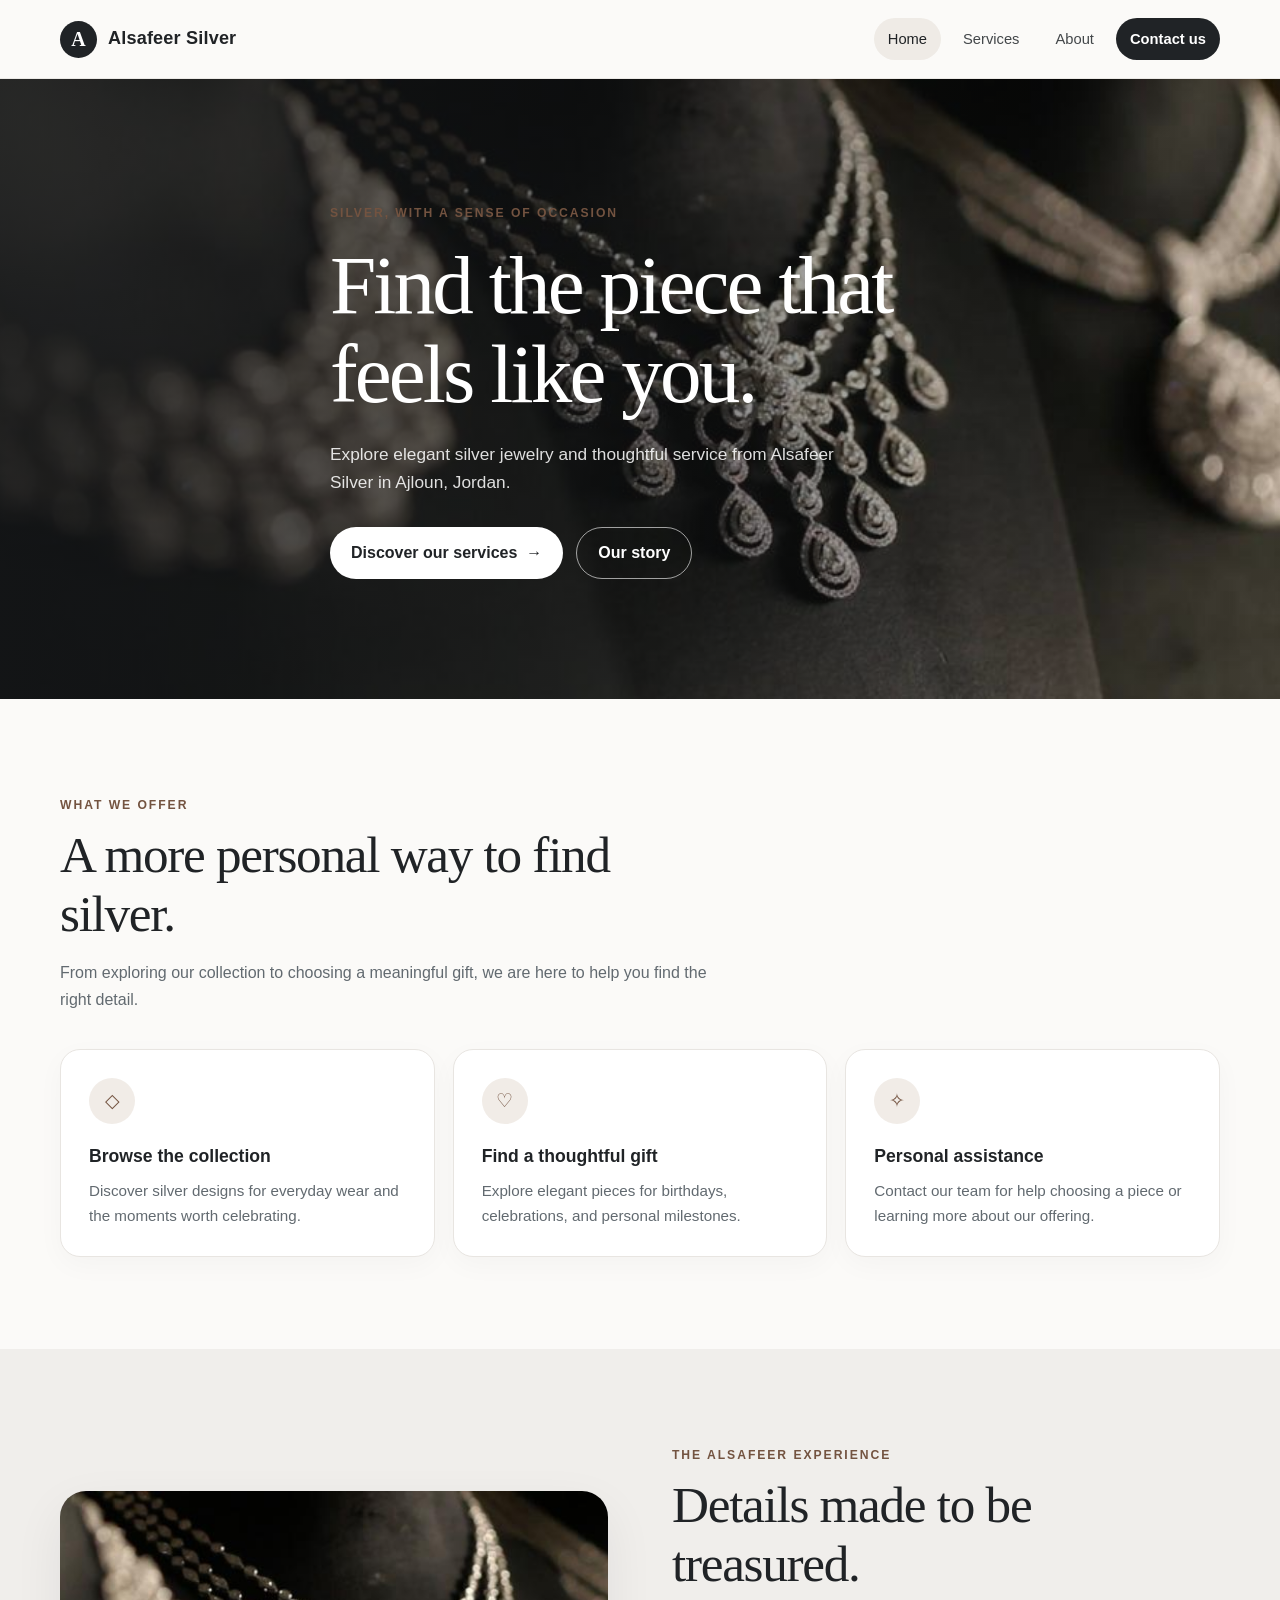
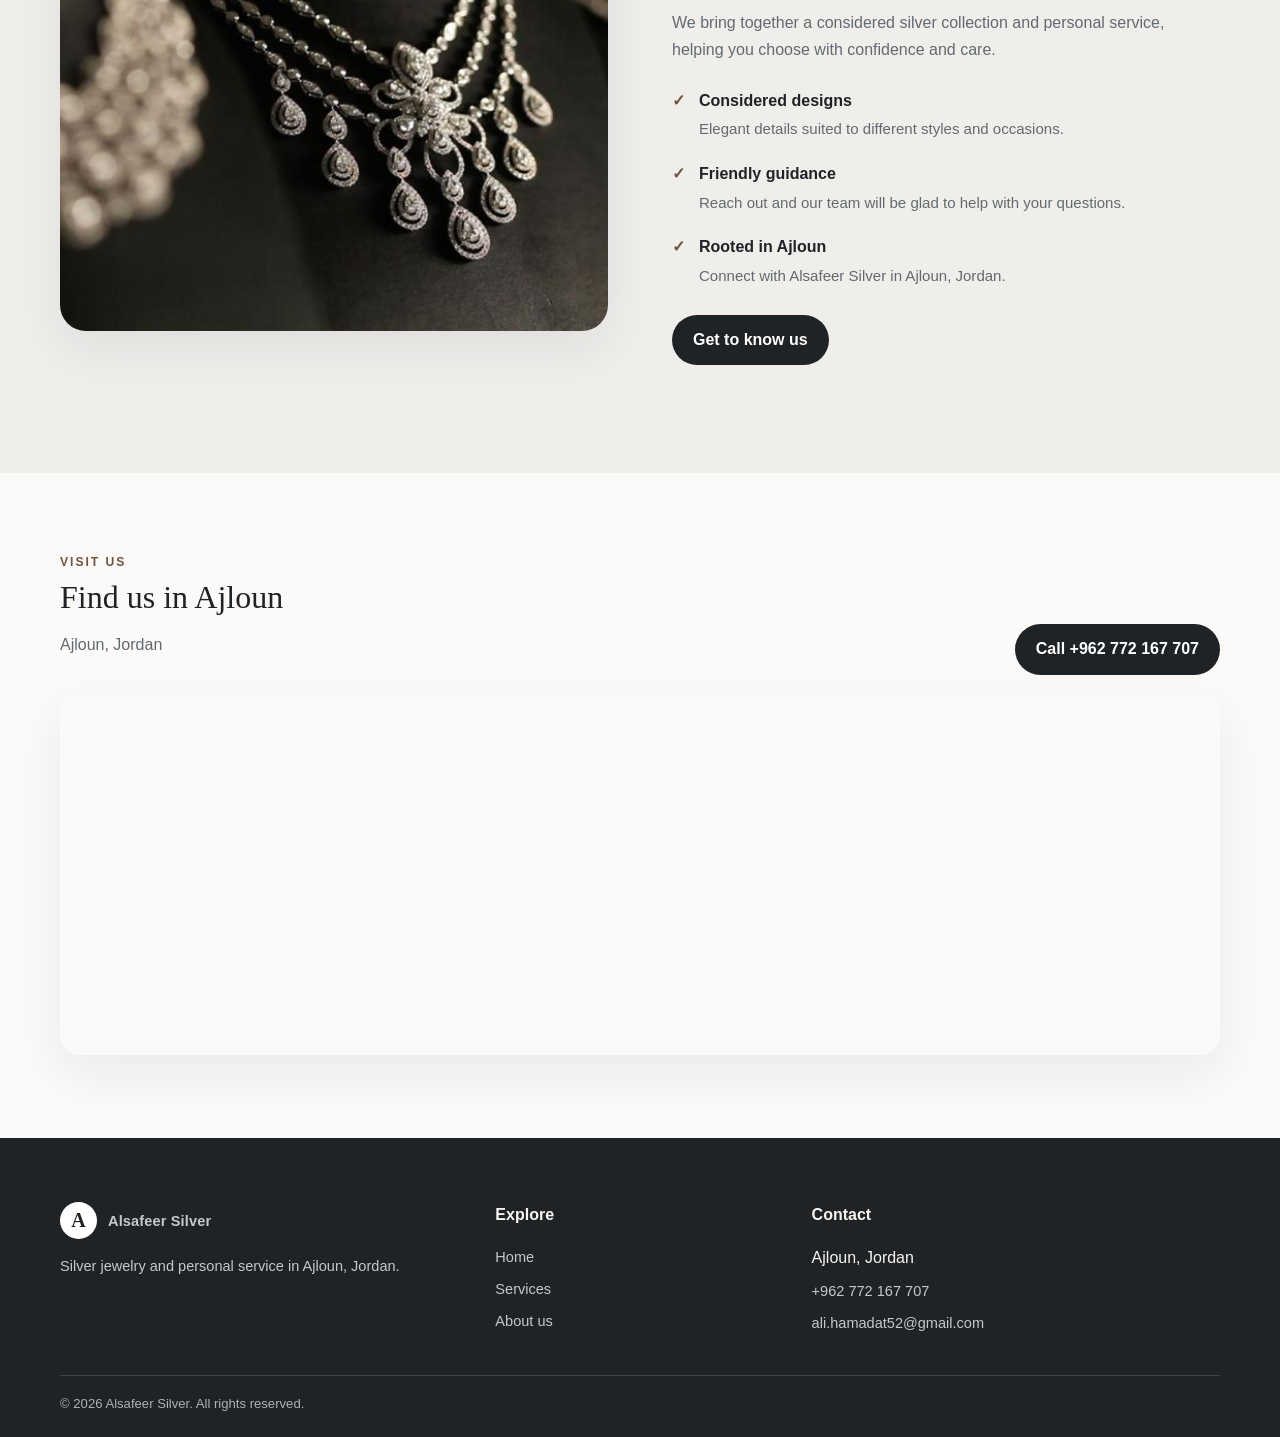
<file: index.html>
﻿<!doctype html>
<html lang="en">
<head>
  <meta charset="utf-8"><meta name="viewport" content="width=device-width,initial-scale=1">
  <title>Alsafeer Silver | Timeless Silver Jewelry</title>
  <meta name="description" content="Discover Alsafeer Silver, a silver jewelry destination in Ajloun, Jordan. Explore elegant designs and contact us about our collection.">
  <meta name="theme-color" content="#fbfaf8">
  <meta property="og:type" content="website"><meta property="og:title" content="Alsafeer Silver | Timeless Silver Jewelry"><meta property="og:description" content="Elegant silver jewelry from Ajloun, Jordan.">
  <link rel="icon" href="img/img-silver.png" type="image/png"><link rel="preload" as="image" href="img/silver.jpg" fetchpriority="high"><link rel="stylesheet" href="css/site.css"><script src="js/site.js" defer></script>
</head>
<body id="top"><a class="skip-link" href="#main">Skip to content</a>
<header class="site-header"><div class="container nav-wrap"><a class="brand" href="index.html" aria-label="Alsafeer Silver home"><span class="brand-mark" aria-hidden="true">A</span>Alsafeer Silver</a><button class="menu-toggle" aria-label="Open navigation" aria-expanded="false" aria-controls="primary-nav">☰</button><nav class="site-nav" id="primary-nav" aria-label="Main navigation"><a href="index.html" aria-current="page">Home</a><a href="#services">Services</a><a href="about.html">About</a><a class="nav-cta" href="#contact">Contact us</a></nav></div></header>
<main id="main"><section class="hero"><div class="container hero-content"><span class="eyebrow eyebrow-light">Silver, with a sense of occasion</span><h1>Find the piece that feels like you.</h1><p>Explore elegant silver jewelry and thoughtful service from Alsafeer Silver in Ajloun, Jordan.</p><div class="hero-actions"><a class="button button-light" href="#services">Discover our services <span aria-hidden="true">→</span></a><a class="button button-ghost" href="about.html">Our story</a></div></div></section>
<section class="section" id="services"><div class="container"><div class="section-heading reveal"><span class="eyebrow">What we offer</span><h2>A more personal way to find silver.</h2><p>From exploring our collection to choosing a meaningful gift, we are here to help you find the right detail.</p></div><div class="service-grid"><article class="service-card reveal"><span class="service-icon" aria-hidden="true">◇</span><h3>Browse the collection</h3><p>Discover silver designs for everyday wear and the moments worth celebrating.</p></article><article class="service-card reveal"><span class="service-icon" aria-hidden="true">♡</span><h3>Find a thoughtful gift</h3><p>Explore elegant pieces for birthdays, celebrations, and personal milestones.</p></article><article class="service-card reveal"><span class="service-icon" aria-hidden="true">✧</span><h3>Personal assistance</h3><p>Contact our team for help choosing a piece or learning more about our offering.</p></article></div></div></section>
<section class="section feature"><div class="container feature-grid"><div class="feature-image reveal" role="img" aria-label="Close-up of silver jewelry"></div><div class="split-copy reveal"><span class="eyebrow">The Alsafeer experience</span><h2>Details made to be treasured.</h2><p class="muted">We bring together a considered silver collection and personal service, helping you choose with confidence and care.</p><div class="feature-list"><div class="feature-item"><span class="check" aria-hidden="true">✓</span><div><b>Considered designs</b><p>Elegant details suited to different styles and occasions.</p></div></div><div class="feature-item"><span class="check" aria-hidden="true">✓</span><div><b>Friendly guidance</b><p>Reach out and our team will be glad to help with your questions.</p></div></div><div class="feature-item"><span class="check" aria-hidden="true">✓</span><div><b>Rooted in Ajloun</b><p>Connect with Alsafeer Silver in Ajloun, Jordan.</p></div></div></div><p class="feature-action"><a class="button" href="about.html">Get to know us</a></p></div></div></section>
<section class="location-section" id="contact"><div class="container"><div class="map-caption"><div><span class="eyebrow">Visit us</span><h2>Find us in Ajloun</h2><p class="muted">Ajloun, Jordan</p></div><a class="button" href="tel:+962772167707">Call +962 772 167 707</a></div><iframe class="map-frame" title="Map showing Alsafeer Silver in Ajloun, Jordan" src="https://www.google.com/maps/embed?pb=!1m18!1m12!1m3!1d173.66699969963608!2d35.75073778085892!3d32.33119819940707!2m3!1f0!2f0!3f0!3m2!1i1024!2i768!4f13.1!3m3!1m2!1s0x151c875772ca9d23%3A0x6e3337a9ca914558!2z2YHYttmK2KfYqiDYp9mE2LPZgdmK2LE!5e1!3m2!1sar!2sjo!4v1788956611014!5m2!1sar!2sjo" loading="lazy" referrerpolicy="strict-origin-when-cross-origin" allowfullscreen></iframe></div></section>
</main><footer class="site-footer"><div class="container"><div class="footer-grid"><div><a class="brand footer-brand" href="index.html"><span class="brand-mark" aria-hidden="true">A</span>Alsafeer Silver</a><p>Silver jewelry and personal service in Ajloun, Jordan.</p></div><div><h2>Explore</h2><nav class="footer-links" aria-label="Footer navigation"><a href="index.html">Home</a><a href="#services">Services</a><a href="about.html">About us</a></nav></div><div><h2>Contact</h2><div class="contact-list"><span>Ajloun, Jordan</span><a href="tel:+962772167707">+962 772 167 707</a><a href="mailto:ali.hamadat52@gmail.com">ali.hamadat52@gmail.com</a></div></div></div><div class="footer-bottom">© <span data-year>2026</span> Alsafeer Silver. All rights reserved.</div></div></footer><a class="back-top" href="#top" aria-label="Back to top">↑</a></body></html>
</file>
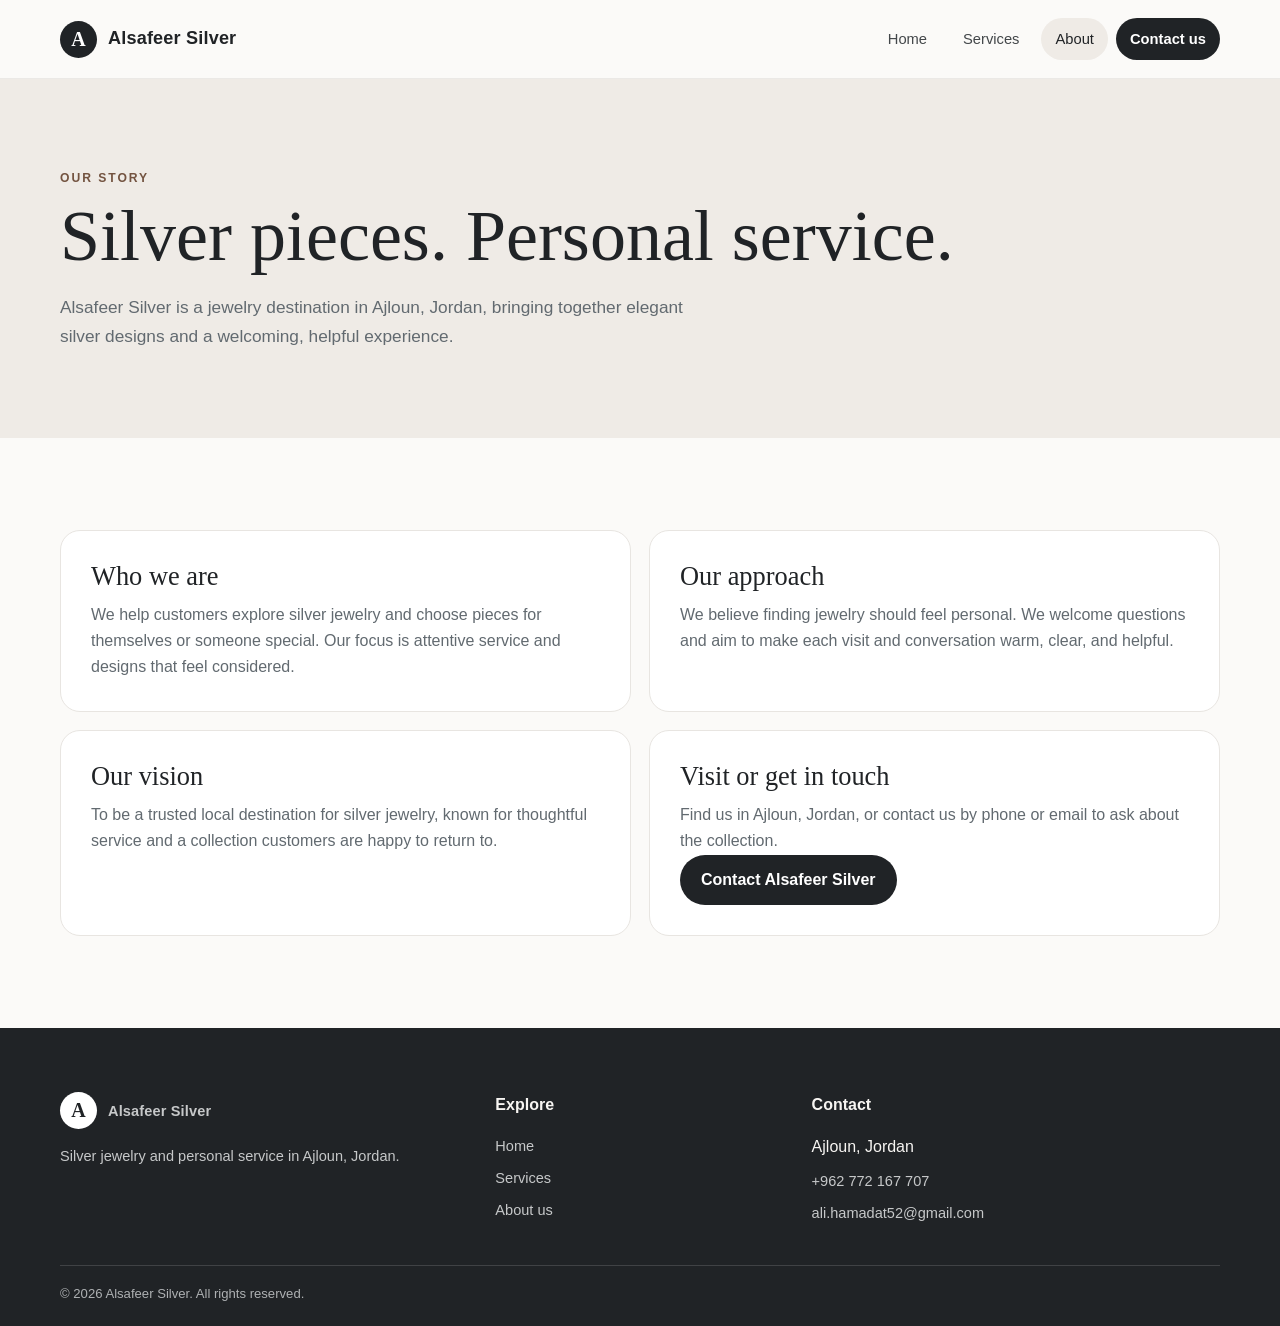
<file: about.html>
﻿<!doctype html><html lang="en"><head><meta charset="utf-8"><meta name="viewport" content="width=device-width,initial-scale=1"><title>About Alsafeer Silver | Ajloun, Jordan</title><meta name="description" content="Learn about Alsafeer Silver, our approach to silver jewelry, and our location in Ajloun, Jordan."><meta name="theme-color" content="#fbfaf8"><link rel="icon" href="img/img-silver.png" type="image/png"><link rel="stylesheet" href="css/site.css"><script src="js/site.js" defer></script></head><body id="top"><a class="skip-link" href="#main">Skip to content</a><header class="site-header"><div class="container nav-wrap"><a class="brand" href="index.html"><span class="brand-mark" aria-hidden="true">A</span>Alsafeer Silver</a><button class="menu-toggle" aria-label="Open navigation" aria-expanded="false" aria-controls="primary-nav">☰</button><nav class="site-nav" id="primary-nav" aria-label="Main navigation"><a href="index.html">Home</a><a href="index.html#services">Services</a><a href="about.html" aria-current="page">About</a><a class="nav-cta" href="index.html#contact">Contact us</a></nav></div></header><main id="main"><section class="page-hero"><div class="container"><span class="eyebrow">Our story</span><h1>Silver pieces. Personal service.</h1><p>Alsafeer Silver is a jewelry destination in Ajloun, Jordan, bringing together elegant silver designs and a welcoming, helpful experience.</p></div></section><section class="section"><div class="container"><div class="prose-grid"><article class="prose-card reveal"><h2>Who we are</h2><p>We help customers explore silver jewelry and choose pieces for themselves or someone special. Our focus is attentive service and designs that feel considered.</p></article><article class="prose-card reveal"><h2>Our approach</h2><p>We believe finding jewelry should feel personal. We welcome questions and aim to make each visit and conversation warm, clear, and helpful.</p></article><article class="prose-card reveal"><h2>Our vision</h2><p>To be a trusted local destination for silver jewelry, known for thoughtful service and a collection customers are happy to return to.</p></article><article class="prose-card reveal"><h2>Visit or get in touch</h2><p>Find us in Ajloun, Jordan, or contact us by phone or email to ask about the collection.</p><p class="prose-action"><a class="button" href="index.html#contact">Contact Alsafeer Silver</a></p></article></div></div></section></main><footer class="site-footer"><div class="container"><div class="footer-grid"><div><a class="brand footer-brand" href="index.html"><span class="brand-mark" aria-hidden="true">A</span>Alsafeer Silver</a><p>Silver jewelry and personal service in Ajloun, Jordan.</p></div><div><h2>Explore</h2><nav class="footer-links" aria-label="Footer navigation"><a href="index.html">Home</a><a href="index.html#services">Services</a><a href="about.html">About us</a></nav></div><div><h2>Contact</h2><div class="contact-list"><span>Ajloun, Jordan</span><a href="tel:+962772167707">+962 772 167 707</a><a href="mailto:ali.hamadat52@gmail.com">ali.hamadat52@gmail.com</a></div></div></div><div class="footer-bottom">© <span data-year>2026</span> Alsafeer Silver. All rights reserved.</div></div></footer><a class="back-top" href="#top" aria-label="Back to top">↑</a></body></html>
</file>
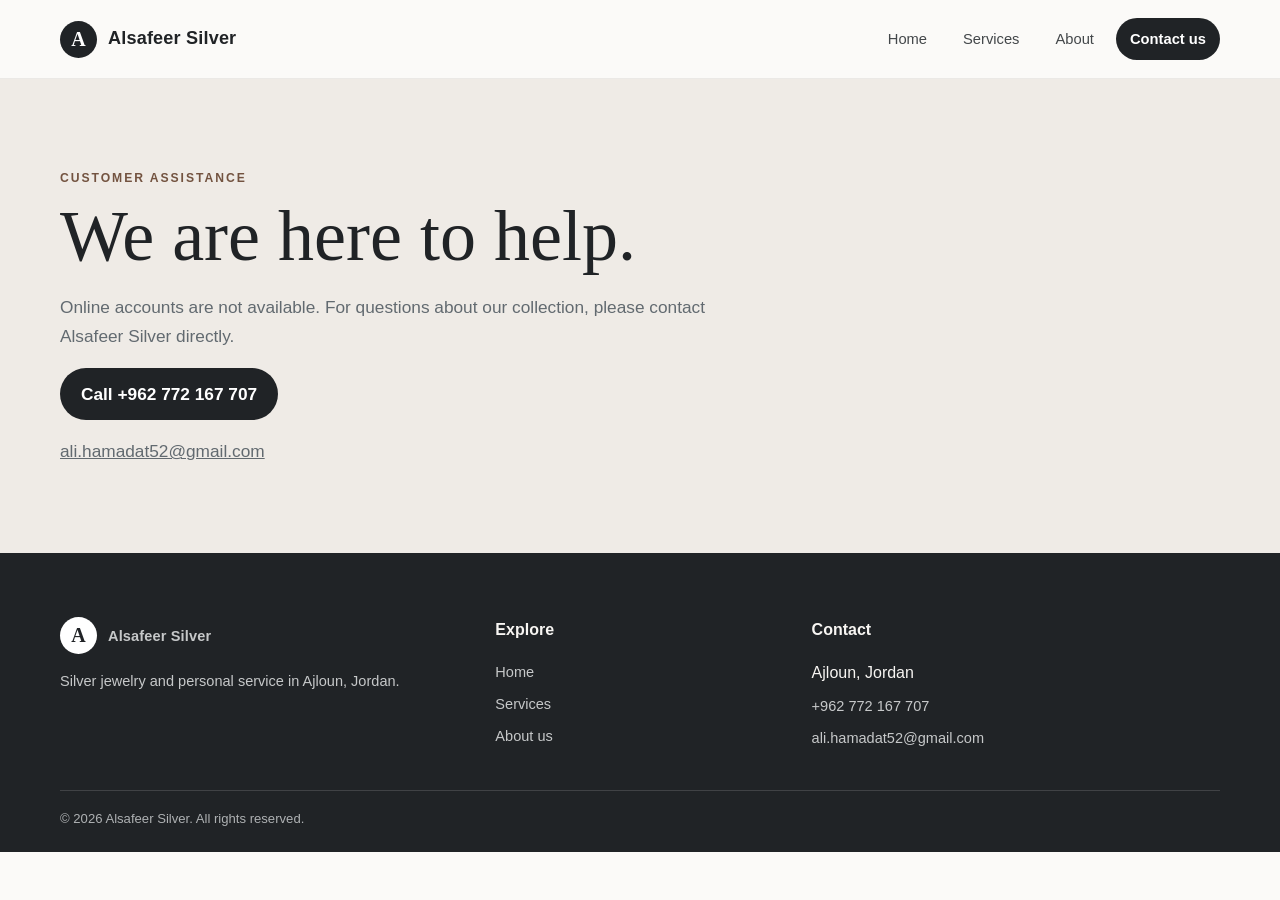
<file: login.html>
﻿<!doctype html>
<html lang="en">
<head>
  <meta charset="utf-8">
  <meta name="viewport" content="width=device-width, initial-scale=1">
  <title>Customer Assistance | Alsafeer Silver</title>
  <meta name="description" content="Contact Alsafeer Silver in Ajloun, Jordan, for help with our silver jewelry collection.">
  <meta name="theme-color" content="#fbfaf8">
  <link rel="icon" href="img/img-silver.png" type="image/png">
  <link rel="stylesheet" href="css/site.css">
  <script src="js/site.js" defer></script>
</head>
<body id="top">
  <a class="skip-link" href="#main">Skip to content</a>
  <header class="site-header">
    <div class="container nav-wrap">
      <a class="brand" href="index.html"><span class="brand-mark" aria-hidden="true">A</span>Alsafeer Silver</a>
      <button class="menu-toggle" aria-label="Open navigation" aria-expanded="false" aria-controls="primary-nav">☰</button>
      <nav class="site-nav" id="primary-nav" aria-label="Main navigation">
        <a href="index.html">Home</a><a href="index.html#services">Services</a><a href="about.html">About</a><a class="nav-cta" href="index.html#contact">Contact us</a>
      </nav>
    </div>
  </header>
  <main id="main">
    <section class="page-hero">
      <div class="container">
        <span class="eyebrow">Customer assistance</span>
        <h1>We are here to help.</h1>
        <p>Online accounts are not available. For questions about our collection, please contact Alsafeer Silver directly.</p>
        <p><a class="button" href="tel:+962772167707">Call +962 772 167 707</a></p>
        <p><a href="mailto:ali.hamadat52@gmail.com">ali.hamadat52@gmail.com</a></p>
      </div>
    </section>
  </main>
  <footer class="site-footer">
    <div class="container">
      <div class="footer-grid">
        <div><a class="brand footer-brand" href="index.html"><span class="brand-mark" aria-hidden="true">A</span>Alsafeer Silver</a><p>Silver jewelry and personal service in Ajloun, Jordan.</p></div>
        <div><h2>Explore</h2><nav class="footer-links" aria-label="Footer navigation"><a href="index.html">Home</a><a href="index.html#services">Services</a><a href="about.html">About us</a></nav></div>
        <div><h2>Contact</h2><div class="contact-list"><span>Ajloun, Jordan</span><a href="tel:+962772167707">+962 772 167 707</a><a href="mailto:ali.hamadat52@gmail.com">ali.hamadat52@gmail.com</a></div></div>
      </div>
      <div class="footer-bottom">© <span data-year>2026</span> Alsafeer Silver. All rights reserved.</div>
    </div>
  </footer>
</body>
</html>
</file>
<file: css/site.css>
﻿:root{--ink:#202326;--muted:#626a70;--paper:#fbfaf8;--surface:#fff;--silver:#dfe3e5;--accent:#9b7664;--accent-dark:#735340;--line:#e8e5e1;--shadow:0 18px 50px #20232612;--radius:20px;--max:1160px;--sans:Inter,Arial,sans-serif}*{box-sizing:border-box}html{scroll-behavior:smooth;scroll-padding-top:95px}body{margin:0;color:var(--ink);background:var(--paper);font:16px/1.65 var(--sans);-webkit-font-smoothing:antialiased}img{max-width:100%;display:block}a{color:inherit}button,input,textarea{font:inherit}a:focus-visible,button:focus-visible,input:focus-visible,textarea:focus-visible{outline:3px solid #bd9077;outline-offset:3px}.skip-link{position:absolute;top:-100px;left:1rem;background:white;padding:.7rem;z-index:1001}.skip-link:focus{top:1rem}.container{width:min(calc(100% - 40px),var(--max));margin-inline:auto}.site-header{position:sticky;top:0;z-index:30;background:#fbfaf8ed;border-bottom:1px solid #e8e5e1cc;backdrop-filter:blur(14px)}.nav-wrap{height:78px;display:flex;align-items:center;justify-content:space-between;gap:24px}.brand{text-decoration:none;display:inline-flex;align-items:center;gap:11px;font-weight:750;letter-spacing:.01em;font-size:1.13rem}.brand-mark{display:grid;place-items:center;background:var(--ink);color:#fff;border-radius:50%;width:37px;height:37px;font-family:Georgia,serif;font-size:1.25rem}.footer-brand{color:#fff}.footer-brand .brand-mark{background:#fff;color:var(--ink)}.site-nav{display:flex;align-items:center;gap:8px}.site-nav a,.nav-cta{font-size:.92rem;text-decoration:none;padding:9px 14px;border-radius:99px;color:#43474a}.site-nav a:hover,.site-nav a[aria-current=page]{background:#efebe6;color:var(--ink)}.nav-cta,.button{display:inline-flex;align-items:center;justify-content:center;gap:9px;border:0;border-radius:99px;background:var(--ink);color:white!important;text-decoration:none;padding:12px 21px;font-weight:650;cursor:pointer;transition:transform .2s,background .2s,box-shadow .2s}.nav-cta:hover,.button:hover{background:var(--accent-dark);transform:translateY(-2px);box-shadow:0 8px 20px #2023261c}.menu-toggle{display:none;background:none;border:1px solid var(--line);border-radius:50%;width:44px;height:44px;cursor:pointer;color:var(--ink)}.eyebrow-light{color:#f0c9ad}.eyebrow{font-size:.76rem;letter-spacing:.16em;text-transform:uppercase;color:var(--accent-dark);font-weight:700}.hero{min-height:620px;background:linear-gradient(90deg,#151719d9 0%,#1517198c 48%,#15171912 100%),url('../img/silver.jpg') center 48%/cover;display:flex;align-items:center;color:#fff}.hero-content{max-width:620px;padding-block:105px}.hero h1{font:500 clamp(2.8rem,7vw,5.2rem)/1.06 Georgia,serif;letter-spacing:-.035em;margin:16px 0 22px}.hero p{max-width:510px;color:#ffffffdc;font-size:1.08rem}.hero-actions{display:flex;gap:13px;flex-wrap:wrap;margin-top:30px}.button-light{background:#fff;color:var(--ink)!important}.button-ghost{border:1px solid #ffffff99;background:transparent;color:#fff!important}.section{padding:92px 0}.section-heading{max-width:650px;margin-bottom:36px}.section-heading h2,.split-copy h2{font:500 clamp(2rem,4vw,3.25rem)/1.15 Georgia,serif;letter-spacing:-.025em;margin:9px 0 12px}.section-heading p,.muted{color:var(--muted)}.service-grid{display:grid;grid-template-columns:repeat(3,1fr);gap:18px}.service-card{padding:28px;background:white;border:1px solid var(--line);border-radius:var(--radius);box-shadow:0 8px 28px #20232608;transition:transform .25s,box-shadow .25s}.service-card:hover{transform:translateY(-5px);box-shadow:var(--shadow)}.service-icon{width:46px;height:46px;border-radius:50%;display:grid;place-items:center;background:#f1ece7;color:var(--accent-dark);font-size:1.2rem}.service-card h3{font-size:1.1rem;margin:18px 0 7px}.service-card p{font-size:.95rem;color:var(--muted);margin:0}.feature{background:#f0eeeb}.feature-grid{display:grid;grid-template-columns:1fr 1fr;align-items:center;gap:64px}.feature-image{min-height:440px;border-radius:26px;background:url('../img/silver.jpg') center/cover;box-shadow:var(--shadow)}.feature-list{display:grid;gap:19px;margin-top:25px}.feature-action{margin-top:26px}.prose-action{margin-top:18px}.feature-item{display:flex;gap:14px}.feature-item b{display:block}.feature-item p{margin:3px 0 0;color:var(--muted);font-size:.94rem}.check{color:var(--accent-dark);font-weight:800}.location-section{padding:75px 0}.map-frame{width:100%;height:360px;border:0;border-radius:var(--radius);filter:grayscale(.25);box-shadow:var(--shadow)}.map-caption{display:flex;justify-content:space-between;align-items:end;gap:20px;margin-bottom:20px}.map-caption h2{font:500 2rem Georgia,serif;margin:5px 0}.site-footer{background:#202326;color:#f7f5f2;padding:64px 0 22px}.footer-grid{display:grid;grid-template-columns:1.15fr .8fr 1.2fr;gap:44px}.site-footer h2{font-size:1rem;margin:0 0 16px}.site-footer p,.site-footer a{color:#c6c8c9;font-size:.91rem}.site-footer a{text-decoration:none}.site-footer a:hover{color:white}.footer-links{display:grid;gap:8px}.contact-list{display:grid;gap:8px}.contact-list a{overflow-wrap:anywhere}.footer-bottom{border-top:1px solid #ffffff24;margin-top:40px;padding-top:17px;color:#aeb1b3;font-size:.82rem}.back-top{position:fixed;right:20px;bottom:20px;width:46px;height:46px;display:grid;place-items:center;background:var(--ink);color:white;text-decoration:none;border-radius:50%;box-shadow:var(--shadow);opacity:0;visibility:hidden;pointer-events:none;transform:translateY(8px);transition:opacity .2s,transform .2s,visibility .2s;z-index:20}.back-top.visible{opacity:1;visibility:visible;pointer-events:auto;transform:none}.page-hero{padding:85px 0 70px;background:#efebe6}.page-hero h1{font:500 clamp(2.7rem,6vw,4.5rem)/1.08 Georgia,serif;margin:8px 0 15px}.page-hero p{max-width:660px;color:var(--muted);font-size:1.08rem}.prose-grid{display:grid;grid-template-columns:repeat(2,1fr);gap:18px}.prose-card{background:#fff;border:1px solid var(--line);padding:30px;border-radius:var(--radius)}.prose-card h2{font:500 1.65rem Georgia,serif;margin:0 0 10px}.prose-card p{color:var(--muted);margin:0}.login-layout{min-height:calc(100vh - 78px);display:grid;grid-template-columns:1fr 1fr}.login-visual{background:linear-gradient(#17191a6b,#17191a6b),url('../img/silver.jpg') center/cover;display:flex;align-items:end;padding:clamp(28px,7vw,90px);color:white}.login-visual h1{font:500 clamp(2.3rem,5vw,4.4rem)/1.08 Georgia,serif;margin:0}.login-panel{display:grid;place-items:center;padding:60px 24px}.form-card{width:min(100%,440px)}.form-card h2{font:500 2.2rem Georgia,serif;margin:0}.form-card>p{color:var(--muted)}.field{display:grid;gap:6px;margin:18px 0}.field label{font-size:.9rem;font-weight:650}.field input,.field textarea{width:100%;border:1px solid #d8d4d0;border-radius:11px;background:#fff;padding:12px 14px;color:var(--ink)}.field textarea{min-height:120px;resize:vertical}.form-card .button{width:100%;margin-top:5px}.form-note{min-height:24px;font-size:.9rem;color:var(--accent-dark)}.form-note.error{color:#a12b2b}.form-note.success{color:#286642}.contact-form .button{width:auto}.reveal{opacity:1;transform:none}.js .reveal{opacity:0;transform:translateY(16px);transition:opacity .65s ease,transform .65s ease}.js .reveal.in-view{opacity:1;transform:none}@media(prefers-reduced-motion:reduce){*,*::before,*::after{scroll-behavior:auto!important;transition:none!important;animation:none!important}.reveal,.js .reveal{opacity:1;transform:none}}@media(max-width:820px){.nav-wrap{height:70px}.menu-toggle{display:grid;place-items:center}.site-nav{display:none;position:absolute;top:calc(100% + 1px);left:0;right:0;background:var(--paper);padding:12px 20px 18px;border-bottom:1px solid var(--line);box-shadow:0 15px 20px #0000000b}.site-nav.open{display:grid;align-items:stretch}.site-nav a{padding:12px 15px}.nav-cta{margin-top:6px;text-align:center}.service-grid{grid-template-columns:repeat(2,1fr)}.feature-grid{gap:35px}.footer-grid{grid-template-columns:1fr 1fr}.footer-grid>div:first-child{grid-column:1/-1}}@media(max-width:600px){.container{width:min(calc(100% - 32px),var(--max))}.hero{min-height:590px;background-position:58% center}.hero-content{padding-block:82px}.hero p{font-size:1rem}.section{padding:67px 0}.service-grid,.feature-grid,.prose-grid{grid-template-columns:1fr}.feature-image{min-height:310px;grid-row:1}.feature-grid{gap:30px}.map-frame{height:290px}.map-caption{align-items:start;flex-direction:column}.footer-grid{grid-template-columns:1fr;gap:28px}.footer-grid>div:first-child{grid-column:auto}.site-footer{padding-top:48px}.login-layout{grid-template-columns:1fr}.login-visual{min-height:235px}.login-panel{padding:48px 20px}.page-hero{padding:65px 0 52px}}@media(min-width:821px){.site-nav{display:flex!important}}
</file>
